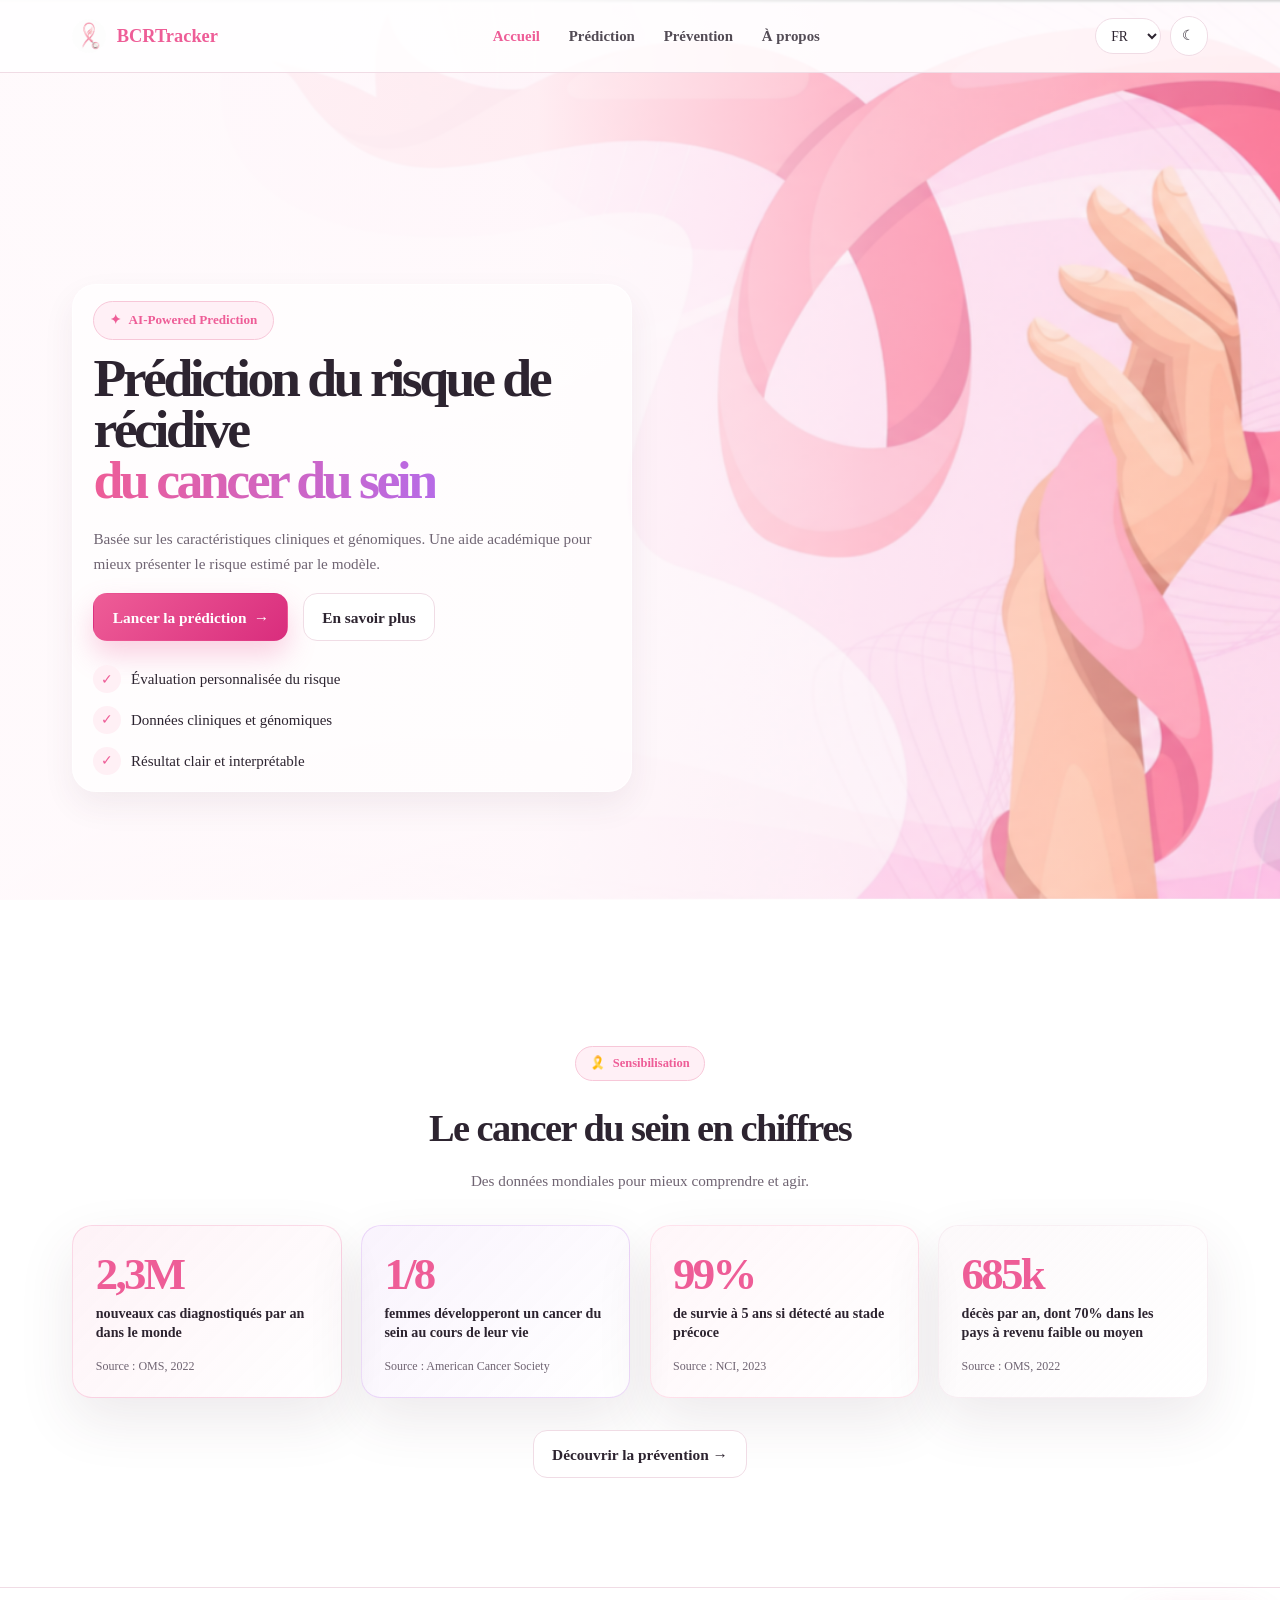
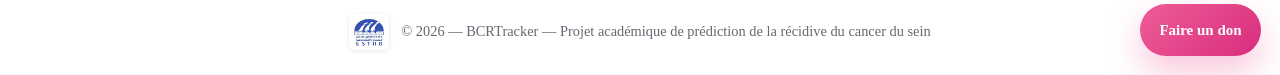
<file: index.html>
<!DOCTYPE html>
<html lang="fr">
<head>
<meta charset="UTF-8">
<meta name="viewport" content="width=device-width, initial-scale=1.0">
<title>BCRTracker</title>
<link rel="stylesheet" href="style.css">
</head>
<body>
<div class="page">

<nav class="navbar">
  <div class="nav-inner">
    <a class="brand" href="index.html"><img src="ribbon.png" alt="BCRTracker"><span>BCRTracker</span></a>
    <ul class="nav-links">
      <li><a href="index.html" class="active" data-i18n="home">Accueil</a></li>
      <li><a href="predict.html"  data-i18n="predict">Prédiction</a></li>
      <li><a href="prevention.html"  data-i18n="prevention">Prévention</a></li>
      <li><a href="about.html"  data-i18n="about">À propos</a></li>
    </ul>
    <div class="nav-actions">
      <select id="languageSelect" class="select" aria-label="Language"><option value="fr">FR</option><option value="en">EN</option><option value="ar">AR</option></select>
      <button class="icon-btn" id="modeButton" type="button" aria-label="Dark mode">☾</button>
    </div>
  </div>
</nav>

<main class="container">
  <section class="hero">
    <div>
      <div class="badge">✦ <span data-i18n="badge">AI-Powered Prediction</span></div>
      <h1><span data-i18n="title1">Prédiction du risque de récidive</span><br><span class="gradient-text" data-i18n="title2">du cancer du sein</span></h1>
      <p class="subtitle" data-i18n="subtitle">Basée sur les caractéristiques cliniques et génomiques. Une aide académique pour mieux présenter le risque estimé par le modèle.</p>
      <div class="actions">
        <a class="btn btn-primary" href="predict.html"><span data-i18n="start">Lancer la prédiction</span> →</a>
        <a class="btn btn-outline" href="about.html" data-i18n="learn">En savoir plus</a>
      </div>
      <div class="feature-row">
        <div class="feature"><span>✓</span><p data-i18n="f1">Évaluation personnalisée du risque</p></div>
        <div class="feature"><span>✓</span><p data-i18n="f2">Données cliniques et génomiques</p></div>
        <div class="feature"><span>✓</span><p data-i18n="f3">Résultat clair et interprétable</p></div>
      </div>
    </div>
  </section>

  <!-- Awareness Stats Section -->
  <section class="awareness-section">
    <div class="awareness-header">
      <span class="awareness-badge">🎗️ <span data-i18n="awarenessLabel">Sensibilisation</span></span>
      <h2 data-i18n="awarenessTitle">Le cancer du sein en chiffres</h2>
      <p data-i18n="awarenessSubtitle">Des données mondiales pour mieux comprendre et agir.</p>
    </div>
    <div class="stats-grid">
      <div class="stat-card stat-card--primary">
        <div class="stat-number">2,3M</div>
        <div class="stat-label" data-i18n="stat1Label">nouveaux cas diagnostiqués par an dans le monde</div>
        <div class="stat-source" data-i18n="stat1Source">Source : OMS, 2022</div>
      </div>
      <div class="stat-card stat-card--purple">
        <div class="stat-number">1/8</div>
        <div class="stat-label" data-i18n="stat2Label">femmes développeront un cancer du sein au cours de leur vie</div>
        <div class="stat-source" data-i18n="stat2Source">Source : American Cancer Society</div>
      </div>
      <div class="stat-card stat-card--rose">
        <div class="stat-number">99%</div>
        <div class="stat-label" data-i18n="stat3Label">de survie à 5 ans si détecté au stade précoce</div>
        <div class="stat-source" data-i18n="stat3Source">Source : NCI, 2023</div>
      </div>
      <div class="stat-card stat-card--soft">
        <div class="stat-number">685k</div>
        <div class="stat-label" data-i18n="stat4Label">décès par an, dont 70% dans les pays à revenu faible ou moyen</div>
        <div class="stat-source" data-i18n="stat4Source">Source : OMS, 2022</div>
      </div>
    </div>
    <div class="awareness-cta">
      <a class="btn btn-outline" href="prevention.html" data-i18n="awareCta">Découvrir la prévention →</a>
    </div>
  </section>
</main>

<a class="donate-float" href="donate.html" data-i18n="donate">Faire un don</a>
<footer class="footer"><img src="usthb.jpg" alt="USTHB" class="footer-logo"><span data-i18n="footer">© 2026 — BCRTracker — Projet académique de prédiction de la récidive du cancer du sein</span></footer>
</div>
<script src="script.js"></script>
</body>
</html>
</file>
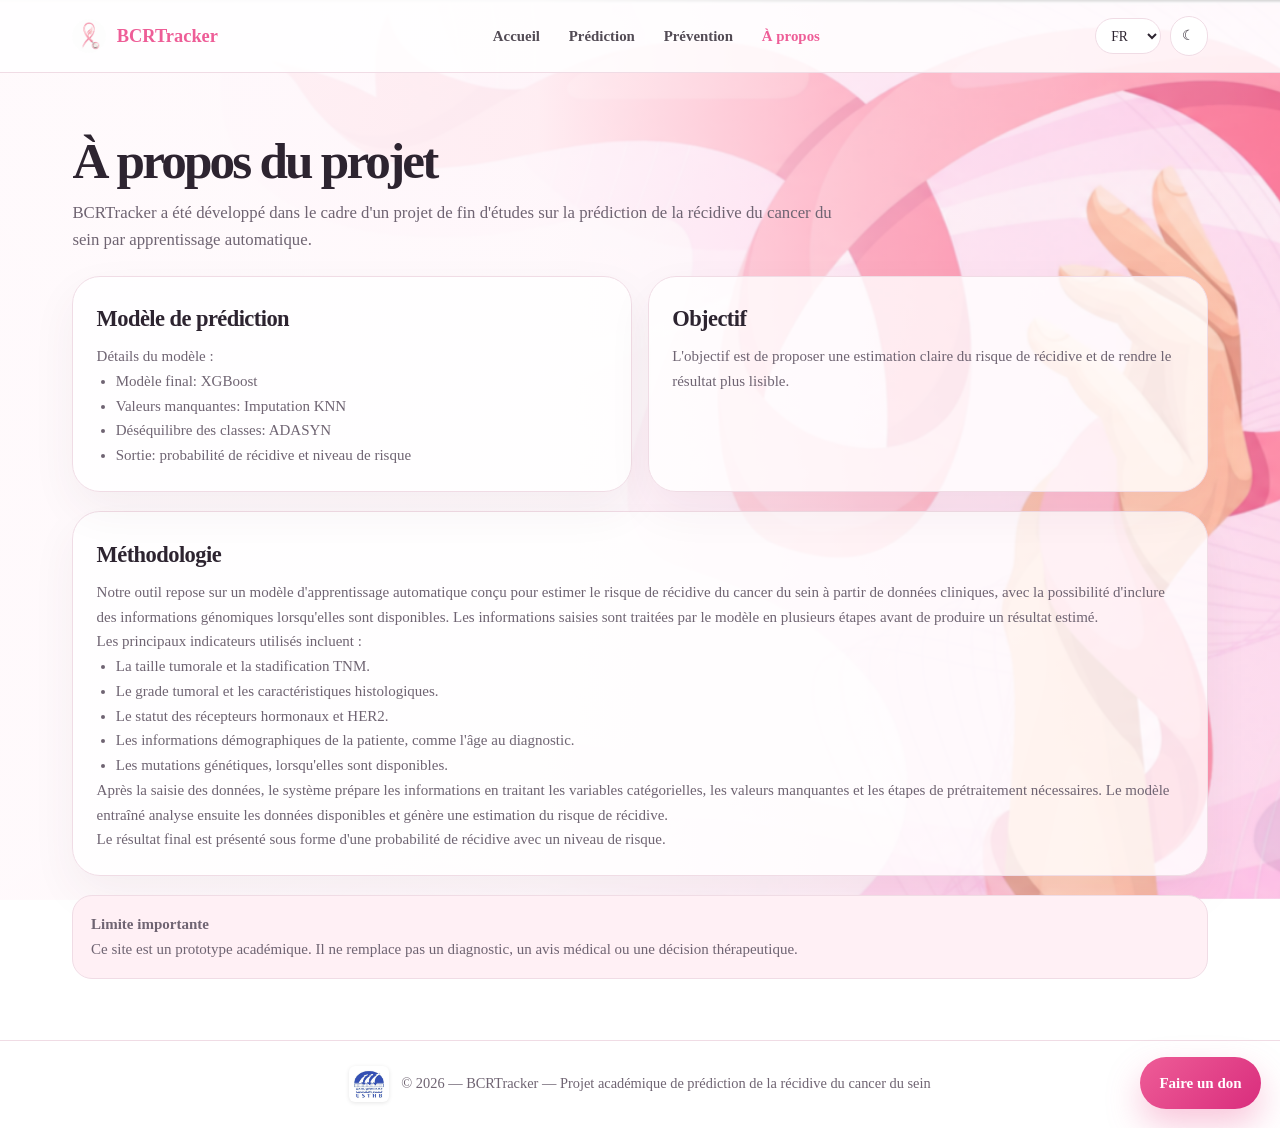
<file: about.html>
<!DOCTYPE html>
<html lang="fr">
<head>
<meta charset="UTF-8">
<meta name="viewport" content="width=device-width, initial-scale=1.0">
<title>BCRTracker — À propos</title>
<link rel="stylesheet" href="style.css">
</head>
<body>
<div class="page">

<nav class="navbar">
  <div class="nav-inner">
    <a class="brand" href="index.html"><img src="ribbon.png" alt="BCRTracker"><span>BCRTracker</span></a>
    <ul class="nav-links">
      <li><a href="index.html"  data-i18n="home">Accueil</a></li>
      <li><a href="predict.html"  data-i18n="predict">Prédiction</a></li>
      <li><a href="prevention.html"  data-i18n="prevention">Prévention</a></li>
      <li><a href="about.html" class="active" data-i18n="about">À propos</a></li>
    </ul>
    <div class="nav-actions">
      <select id="languageSelect" class="select" aria-label="Language"><option value="fr">FR</option><option value="en">EN</option><option value="ar">AR</option></select>
      <button class="icon-btn" id="modeButton" type="button" aria-label="Dark mode">☾</button>
    </div>
  </div>
</nav>


<main class="container">
  <section class="section-head">
    <h1 class="section-title" data-i18n="aboutTitle">À propos du projet</h1>
    <p class="section-intro" data-i18n="aboutIntro">BCRTracker a été développé dans le cadre d’un projet de fin d’études sur la prédiction de la récidive du cancer du sein par apprentissage automatique.</p>
  </section>
  <div class="grid-2">
   <article class="card">
  <h2 data-i18n="dataModel">Modèle de prédiction</h2>
  
  <p data-i18n="modelDetailsTitle">Détails du modèle :</p>
  <ul class="methodology-bullets">
    <li data-i18n="modelBullet1">Modèle final: XGBoost</li>
    <li data-i18n="modelBullet2">Valeurs manquantes: Imputation KNN</li>
    <li data-i18n="modelBullet3">Déséquilibre des classes: ADASYN</li>
    <li data-i18n="modelBullet4">Sortie: probabilité de récidive et niveau de risque</li>
  </ul>
</article>
    <article class="card"><h2 data-i18n="objective">Objectif</h2><p data-i18n="objectiveText">L’objectif est de proposer une estimation claire du risque de récidive et de rendre le résultat plus lisible.</p></article>
  </div>

  <section style="margin-top:1.2rem">
    <article class="card methodology-text-card">
      <h2 data-i18n="methodology">Méthodologie</h2>
      <p data-i18n="methodLong1">Notre outil repose sur un modèle d'apprentissage automatique conçu pour estimer le risque de récidive du cancer du sein à partir de données cliniques, avec la possibilité d'inclure des informations génomiques lorsqu'elles sont disponibles. Les informations saisies sont traitées par le modèle en plusieurs étapes avant de produire un résultat estimé.</p>
      <p data-i18n="methodLong2">Les principaux indicateurs utilisés incluent :</p>
      <ul class="methodology-bullets">
        <li data-i18n="methodBullet1">La taille tumorale et la stadification TNM.</li>
        <li data-i18n="methodBullet2">Le grade tumoral et les caractéristiques histologiques.</li>
        <li data-i18n="methodBullet3">Le statut des récepteurs hormonaux et HER2.</li>
        <li data-i18n="methodBullet4">Les informations démographiques de la patiente, comme l'âge au diagnostic.</li>
        <li data-i18n="methodBullet5">Les mutations génétiques, lorsqu'elles sont disponibles.</li>
      </ul>
      <p data-i18n="methodLong3">Après la saisie des données, le système prépare les informations en traitant les variables catégorielles, les valeurs manquantes et les étapes de prétraitement nécessaires. Le modèle entraîné analyse ensuite les données disponibles et génère une estimation du risque de récidive.</p>
      <p data-i18n="methodLong4">Le résultat final est présenté sous forme d'une probabilité de récidive avec un niveau de risque.</p>
    </article>
  </section>

  <div class="notice" style="margin-top:1.2rem"><strong data-i18n="disclaimer">Limite importante</strong><br><span data-i18n="disclaimerText">Ce site est un prototype académique. Il ne remplace pas un diagnostic, un avis médical ou une décision thérapeutique.</span></div>
</main>

<a class="donate-float" href="donate.html" data-i18n="donate">Faire un don</a>
<footer class="footer"><img src="usthb.jpg" alt="USTHB" class="footer-logo"><span data-i18n="footer">© 2026 — BCRTracker — Projet académique de prédiction de la récidive du cancer du sein</span></footer>
</div>
<script src="script.js"></script>
</body>
</html>
</file>
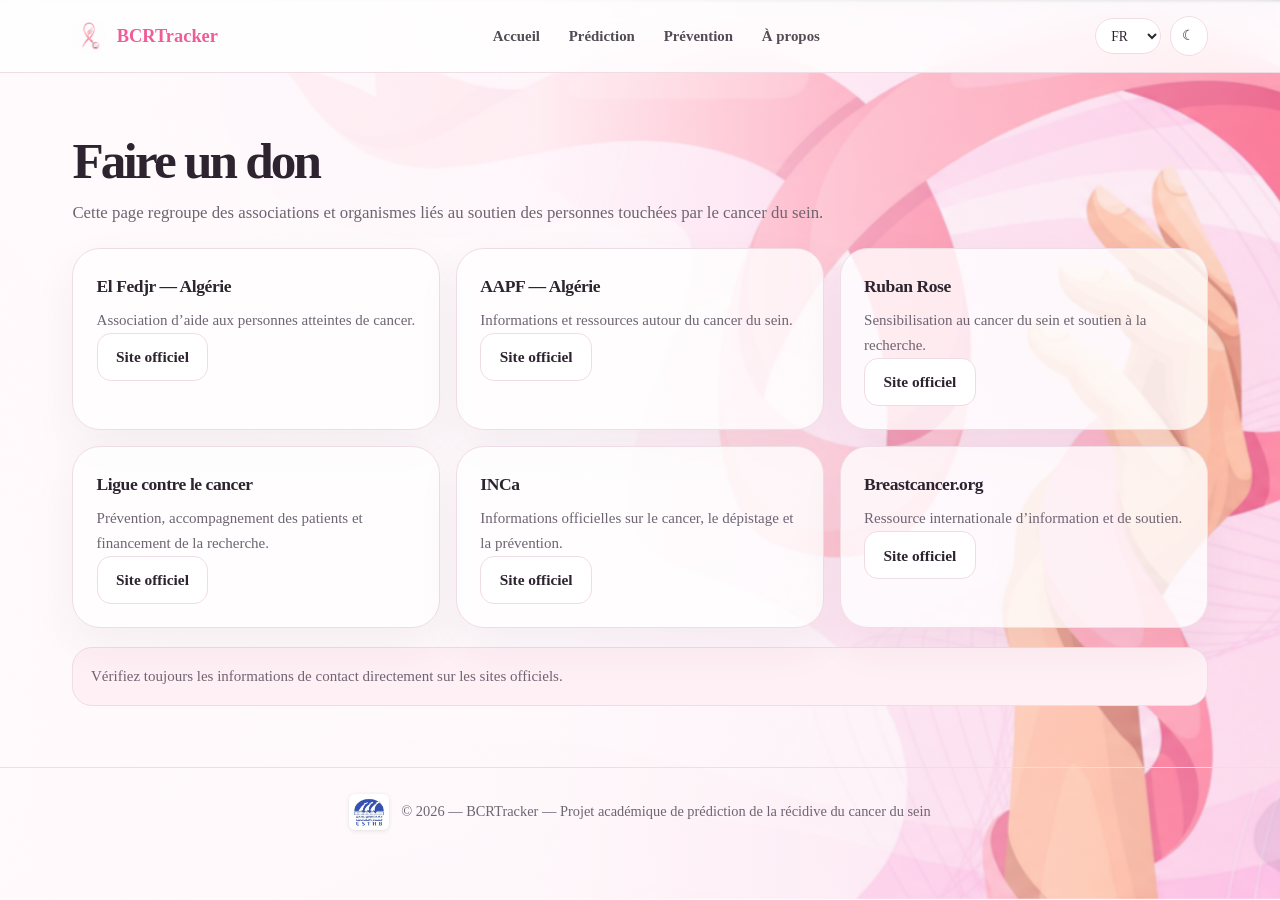
<file: donate.html>
<!DOCTYPE html>
<html lang="fr">
<head>
<meta charset="UTF-8">
<meta name="viewport" content="width=device-width, initial-scale=1.0">
<title>BCRTracker — Faire un don</title>
<link rel="stylesheet" href="style.css">
</head>
<body>
<div class="page">

<nav class="navbar">
  <div class="nav-inner">
    <a class="brand" href="index.html"><img src="ribbon.png" alt="BCRTracker"><span>BCRTracker</span></a>
    <ul class="nav-links">
      <li><a href="index.html"  data-i18n="home">Accueil</a></li>
      <li><a href="predict.html"  data-i18n="predict">Prédiction</a></li>
      <li><a href="prevention.html"  data-i18n="prevention">Prévention</a></li>
      <li><a href="about.html"  data-i18n="about">À propos</a></li>
    </ul>
    <div class="nav-actions">
      <select id="languageSelect" class="select" aria-label="Language"><option value="fr">FR</option><option value="en">EN</option><option value="ar">AR</option></select>
      <button class="icon-btn" id="modeButton" type="button" aria-label="Dark mode">☾</button>
    </div>
  </div>
</nav>


<main class="container">
  <section class="section-head">
    <h1 class="section-title" data-i18n="donateTitle">Faire un don</h1>
    <p class="section-intro" data-i18n="donateIntro">Cette page regroupe des associations et organismes liés au soutien des personnes touchées par le cancer du sein.</p>
  </section>
  <div class="grid-3">
    <article class="card"><h3>El Fedjr — Algérie</h3><p>Association d’aide aux personnes atteintes de cancer.</p><a class="btn btn-outline" href="https://www.elfedjr.com/" target="_blank">Site officiel</a></article>
    <article class="card"><h3>AAPF — Algérie</h3><p>Informations et ressources autour du cancer du sein.</p><a class="btn btn-outline" href="https://aapfdz.org/424-Le-Cancer-du-Sein" target="_blank">Site officiel</a></article>
    <article class="card"><h3>Ruban Rose</h3><p>Sensibilisation au cancer du sein et soutien à la recherche.</p><a class="btn btn-outline" href="https://rubanrose.org/" target="_blank">Site officiel</a></article>
    <article class="card"><h3>Ligue contre le cancer</h3><p>Prévention, accompagnement des patients et financement de la recherche.</p><a class="btn btn-outline" href="https://www.ligue-cancer.net/" target="_blank">Site officiel</a></article>
    <article class="card"><h3>INCa</h3><p>Informations officielles sur le cancer, le dépistage et la prévention.</p><a class="btn btn-outline" href="https://www.cancer.fr/personnes-malades/les-cancers/sein" target="_blank">Site officiel</a></article>
    <article class="card"><h3>Breastcancer.org</h3><p>Ressource internationale d’information et de soutien.</p><a class="btn btn-outline" href="https://www.breastcancer.org/" target="_blank">Site officiel</a></article>
  </div>
  <div class="notice" style="margin-top:1.2rem" data-i18n="note">Vérifiez toujours les informations de contact directement sur les sites officiels.</div>
</main>


<footer class="footer"><img src="usthb.jpg" alt="USTHB" class="footer-logo"><span data-i18n="footer">© 2026 — BCRTracker — Projet académique de prédiction de la récidive du cancer du sein</span></footer>
</div>
<script src="script.js"></script>
</body>
</html>
</file>
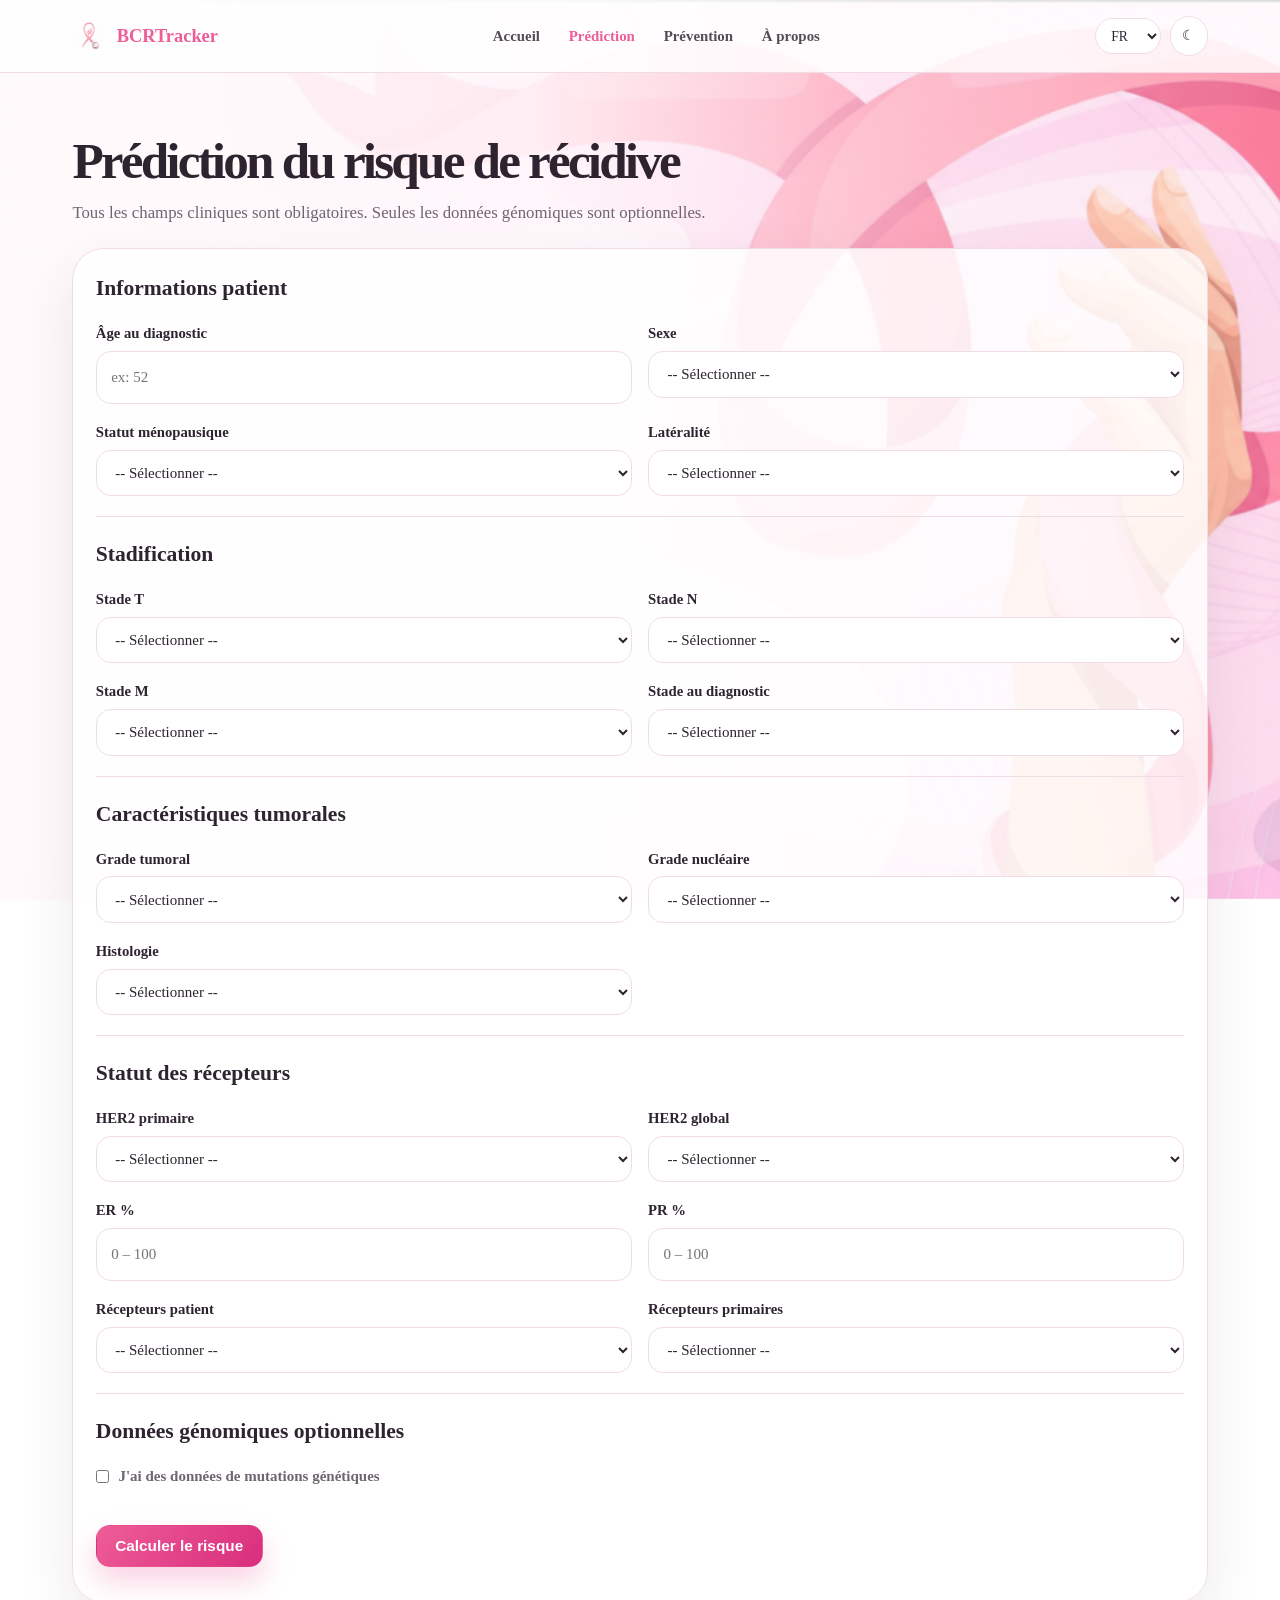
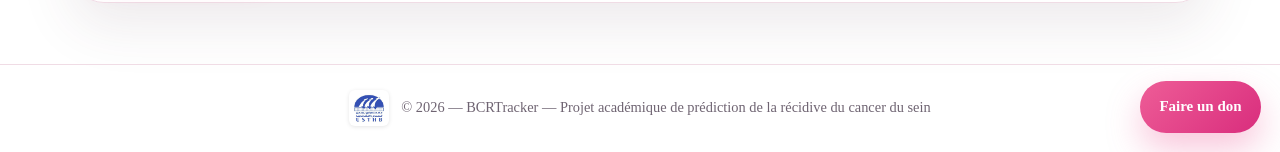
<file: predict.html>
<!DOCTYPE html>
<html lang="fr">
<head>
<meta charset="UTF-8">
<meta name="viewport" content="width=device-width, initial-scale=1.0">
<title>BCRTracker — Prédiction</title>
<link rel="stylesheet" href="style.css">
</head>
<body>
<div class="page">

<nav class="navbar">
  <div class="nav-inner">
    <a class="brand" href="index.html"><img src="ribbon.png" alt="BCRTracker"><span>BCRTracker</span></a>
    <ul class="nav-links">
      <li><a href="index.html"  data-i18n="home">Accueil</a></li>
      <li><a href="predict.html" class="active" data-i18n="predict">Prédiction</a></li>
      <li><a href="prevention.html"  data-i18n="prevention">Prévention</a></li>
      <li><a href="about.html"  data-i18n="about">À propos</a></li>
    </ul>
    <div class="nav-actions">
      <select id="languageSelect" class="select" aria-label="Language"><option value="fr">FR</option><option value="en">EN</option><option value="ar">AR</option></select>
      <button class="icon-btn" id="modeButton" type="button" aria-label="Dark mode">☾</button>
    </div>
  </div>
</nav>

<main class="container">
  <section class="section-head">
    <h1 class="section-title" data-i18n="predictTitle">Prédiction du risque de récidive</h1>
    <p class="section-intro" data-i18n="predictIntro">Tous les champs cliniques sont obligatoires. Seules les données génomiques sont optionnelles.</p>
  </section>
  <form id="predictionForm" class="form">

    <!-- Patient Info -->
    <section class="form-section">
      <h2 data-i18n="patient">Informations patient</h2>
      <div class="form-grid">
        <div class="field">
          <label data-i18n="fldAge">Âge au diagnostic <span class="required-star">*</span></label>
          <input type="number" name="INVASIVE_CARCINOMA_DX_AGE" min="18" max="100" placeholder="ex: 52" required>
        </div>
        <div class="field">
          <label data-i18n="fldSex">Sexe <span class="required-star">*</span></label>
          <select name="SEX" required>
            <option value="" data-i18n="optSelectOne">-- Sélectionner --</option>
            <option value="Female" data-i18n="optFemale">Féminin</option>
            <option value="Male" data-i18n="optMale">Masculin</option>
          </select>
        </div>
        <div class="field">
          <label data-i18n="fldMeno">Statut ménopausique <span class="required-star">*</span></label>
          <select name="MENOPAUSAL_STATUS_AT_DIAGNOSIS" required>
            <option value="" data-i18n="optSelectOne">-- Sélectionner --</option>
            <option value="Pre" data-i18n="optPre">Pré-ménopause</option>
            <option value="Peri" data-i18n="optPeri">Péri-ménopause</option>
            <option value="Post" data-i18n="optPost">Post-ménopause</option>
            <option value="Male" data-i18n="optMale">Masculin</option>
            <option value="Unknown" data-i18n="optUnknown">Inconnu</option>
          </select>
        </div>
        <div class="field">
          <label data-i18n="fldLaterality">Latéralité <span class="required-star">*</span></label>
          <select name="LATERALITY" required>
            <option value="" data-i18n="optSelectOne">-- Sélectionner --</option>
            <option value="Bilateral/Right" data-i18n="optBilateral">Bilatéral/Droite</option>
            <option value="Left" data-i18n="optLeft">Gauche</option>
            <option value="Right" data-i18n="optRight">Droite</option>
          </select>
        </div>
      </div>
    </section>

    <!-- Staging -->
    <section class="form-section">
      <h2 data-i18n="staging">Stadification</h2>
      <div class="form-grid">
        <div class="field">
          <label data-i18n="fldTStage">Stade T <span class="required-star">*</span></label>
          <select name="T_STAGE" required>
            <option value="" data-i18n="optSelectOne">-- Sélectionner --</option>
            <option>T0</option><option>T1MI</option><option>T1A</option><option>T1B</option><option>T1C</option>
            <option>T1</option><option>T2</option><option>T3</option><option>T4A</option>
            <option>T4B</option><option>T4C</option><option>T4D</option><option>T4</option><option>TIS</option>
          </select>
        </div>
        <div class="field">
          <label data-i18n="fldNStage">Stade N <span class="required-star">*</span></label>
          <select name="N_STAGE" required>
            <option value="" data-i18n="optSelectOne">-- Sélectionner --</option>
            <option>N0</option><option>N0(I+)</option><option>N1MI</option><option>N1A</option>
            <option>N1B</option><option>N1C</option><option>N1</option><option>N2A</option><option>N2B</option>
            <option>N2</option><option>N3A</option><option>N3B</option><option>N3C</option><option>N3</option>
          </select>
        </div>
        <div class="field">
          <label data-i18n="fldMStage">Stade M <span class="required-star">*</span></label>
          <select name="M_STAGE" required>
            <option value="" data-i18n="optSelectOne">-- Sélectionner --</option>
            <option>M0</option><option>M1</option>
          </select>
        </div>
        <div class="field">
          <label data-i18n="fldDxStage">Stade au diagnostic <span class="required-star">*</span></label>
          <select name="STAGE_AT_DIAGNOSIS" required>
            <option value="" data-i18n="optSelectOne">-- Sélectionner --</option>
            <option>IA</option><option>IB</option><option>IIA</option><option>IIB</option>
            <option>IIIA</option><option>IIIB</option><option>IIIC</option><option>IV</option>
          </select>
        </div>
      </div>
    </section>

    <!-- Tumor characteristics -->
    <section class="form-section">
      <h2 data-i18n="tumor">Caractéristiques tumorales</h2>
      <div class="form-grid">
        <div class="field">
          <label data-i18n="fldTumorGrade">Grade tumoral <span class="required-star">*</span></label>
          <select name="OVERALL_TUMOR_GRADE" required>
            <option value="" data-i18n="optSelectOne">-- Sélectionner --</option>
            <option value="I Low Grade (Well Differentiated)" data-i18n="optGrade1">I – Bien différencié</option>
            <option value="II Intermediate Grade (Moderately Differentiated)" data-i18n="optGrade2">II – Modérément différencié</option>
            <option value="III High Grade (Poorly Differentiated)" data-i18n="optGrade3">III – Peu différencié</option>
          </select>
        </div>
        <div class="field">
          <label data-i18n="fldNuclearGrade">Grade nucléaire <span class="required-star">*</span></label>
          <select name="PRIMARY_NUCLEAR_GRADE" required>
            <option value="" data-i18n="optSelectOne">-- Sélectionner --</option>
            <option value="I (Low)" data-i18n="optNuclear1">I (Bas)</option>
            <option value="II (Intermediate)" data-i18n="optNuclear2">II (Intermédiaire)</option>
            <option value="III (High)" data-i18n="optNuclear3">III (Élevé)</option>
          </select>
        </div>
        <div class="field">
          <label data-i18n="fldHistology">Histologie <span class="required-star">*</span></label>
          <select name="TUMOR_SAMPLE_HISTOLOGY" required>
            <option value="" data-i18n="optSelectOne">-- Sélectionner --</option>
            <option value="Breast Invasive Ductal Carcinoma" data-i18n="optHistIDC">Carcinome canalaire invasif du sein</option>
            <option value="Breast Invasive Lobular Carcinoma" data-i18n="optHistILC">Carcinome lobulaire invasif du sein</option>
            <option value="Breast Invasive Carcinosarcoma" data-i18n="optHistCarcinosarcoma">Carcinosarcome invasif du sein</option>
            <option value="Breast Invasive Mixed Mucinous Carcinoma" data-i18n="optHistMucinous">Carcinome mucineux mixte invasif</option>
            <option value="Breast Invasive Myoepithelial Carcinoma" data-i18n="optHistMyoepithelial">Carcinome myoépithélial invasif</option>
            <option value="Breast Metaplastic Carcinoma" data-i18n="optHistMetaplastic">Carcinome métaplasique du sein</option>
            <option value="Breast Mixed Ductal and Lobular Carcinoma" data-i18n="optHistMixed">Carcinome mixte canalaire et lobulaire</option>
            <option value="Breast Undifferentiated Carcinoma" data-i18n="optHistUndiff">Carcinome indifférencié du sein</option>
            <option value="Tubular Carcinoma" data-i18n="optHistTubular">Carcinome tubulaire</option>
            <option value="Unknown" data-i18n="optUnknown">Inconnu</option>
          </select>
        </div>
      </div>
    </section>

    <!-- Receptor status -->
    <section class="form-section">
      <h2 data-i18n="receptors">Statut des récepteurs</h2>
      <div class="form-grid">
        <div class="field">
          <label data-i18n="fldHer2Primary">HER2 primaire <span class="required-star">*</span></label>
          <select name="HER2_STATUS_PRIMARY" required>
            <option value="" data-i18n="optSelectOne">-- Sélectionner --</option>
            <option value="Negative" data-i18n="optNegative">Négatif</option>
            <option value="Negative (Outside Positive)" data-i18n="optNegOutsidePos">Négatif (Positif externe)</option>
            <option value="Equivocal" data-i18n="optEquivocal">Équivoque</option>
            <option value="Positive" data-i18n="optPositive">Positif</option>
            <option value="Unknown" data-i18n="optUnknown">Inconnu</option>
          </select>
        </div>
        <div class="field">
          <label data-i18n="fldHer2Overall">HER2 global <span class="required-star">*</span></label>
          <select name="OVERALL_HER2_STATUS" required>
            <option value="" data-i18n="optSelectOne">-- Sélectionner --</option>
            <option value="Negative" data-i18n="optNegative">Négatif</option>
            <option value="Equivocal" data-i18n="optEquivocal">Équivoque</option>
            <option value="Positive" data-i18n="optPositive">Positif</option>
            <option value="Unknown" data-i18n="optUnknown">Inconnu</option>
          </select>
        </div>
        <div class="field">
          <label data-i18n="fldER">ER % <span class="required-star">*</span></label>
          <input type="number" step="0.1" min="0" max="100" name="ER_PCT_PRIMARY" placeholder="0 – 100" required>
        </div>
        <div class="field">
          <label data-i18n="fldPR">PR % <span class="required-star">*</span></label>
          <input type="number" step="0.1" min="0" max="100" name="PR_PCT_PRIMARY" placeholder="0 – 100" required>
        </div>
        <div class="field">
          <label data-i18n="fldReceptorPatient">Récepteurs patient <span class="required-star">*</span></label>
          <select name="OVERALL_RECEPTOR_STATUS_PATIENT" required>
            <option value="" data-i18n="optSelectOne">-- Sélectionner --</option>
            <option value="HR+/HER2-">HR+/HER2-</option>
            <option value="HR-/HER2+">HR-/HER2+</option>
            <option value="Triple Negative" data-i18n="optTripleNeg">Triple négatif</option>
            <option value="Unknown" data-i18n="optUnknown">Inconnu</option>
          </select>
        </div>
        <div class="field">
          <label data-i18n="fldReceptorPrimary">Récepteurs primaires <span class="required-star">*</span></label>
          <select name="RECEPTOR_STATUS_PRIMARY" required>
            <option value="" data-i18n="optSelectOne">-- Sélectionner --</option>
            <option value="HR+/HER2-">HR+/HER2-</option>
            <option value="HR+/HER2_Equivocal">HR+/HER2_Equivocal</option>
            <option value="HR+/HER2_Unknown">HR+/HER2_Unknown</option>
            <option value="HR-/HER2+">HR-/HER2+</option>
            <option value="HR-/HER2-">HR-/HER2-</option>
            <option value="HR-/HER2_Equivocal">HR-/HER2_Equivocal</option>
            <option value="HR-/HER2_Unknown">HR-/HER2_Unknown</option>
            <option value="Triple Negative" data-i18n="optTripleNeg">Triple négatif</option>
            <option value="Unknown" data-i18n="optUnknown">Inconnu</option>
          </select>
        </div>
      </div>
    </section>

    <!-- Genomic (optional) -->
    <section class="form-section">
      <h2 data-i18n="genomic">Données génomiques optionnelles</h2>
      <label class="toggle-line"><input type="checkbox" id="hasGenes"> <span data-i18n="geneToggle">J'ai des données de mutations génétiques</span></label>
      <div id="geneSection" class="hidden">
        <input id="geneSearch" type="text" data-i18n-placeholder="geneSearch" placeholder="Rechercher un gène...">
        <div id="geneGrid" class="gene-grid"></div>
      </div>
    </section>

    <button class="btn btn-primary" type="submit" data-i18n="submit">Calculer le risque</button>
    <p id="loading" class="loading" data-i18n="loading">Analyse en cours...</p>
    <p id="formError" class="error"></p>
  </form>
</main>

<a class="donate-float" href="donate.html" data-i18n="donate">Faire un don</a>
<footer class="footer"><img src="usthb.jpg" alt="USTHB" class="footer-logo"><span data-i18n="footer">© 2026 — BCRTracker — Projet académique de prédiction de la récidive du cancer du sein</span></footer>
</div>
<script src="script.js"></script>
</body>
</html>
</file>
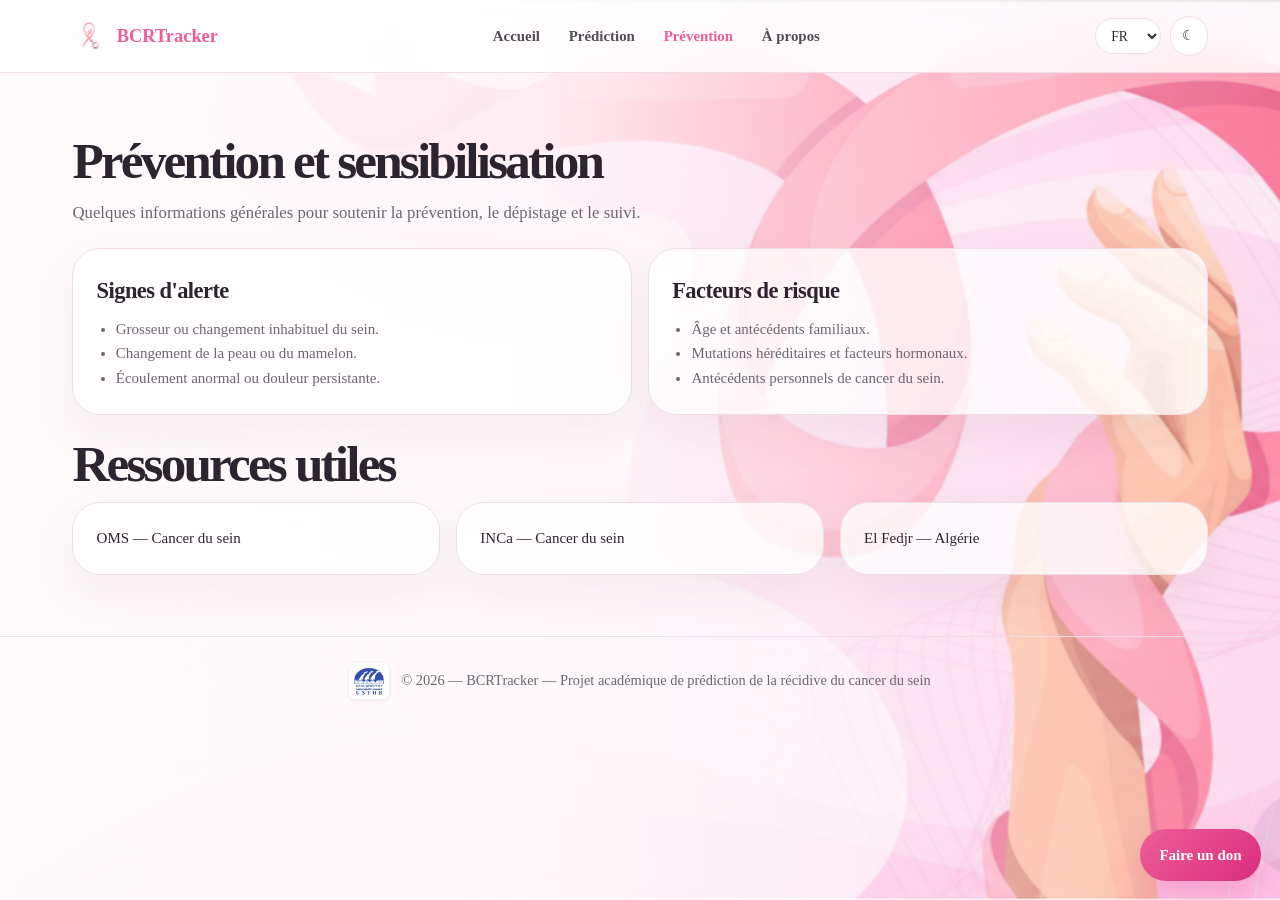
<file: prevention.html>
<!DOCTYPE html>
<html lang="fr">
<head>
<meta charset="UTF-8">
<meta name="viewport" content="width=device-width, initial-scale=1.0">
<title>BCRTracker — Prévention</title>
<link rel="stylesheet" href="style.css">
</head>
<body>
<div class="page">

<nav class="navbar">
  <div class="nav-inner">
    <a class="brand" href="index.html"><img src="ribbon.png" alt="BCRTracker"><span>BCRTracker</span></a>
    <ul class="nav-links">
      <li><a href="index.html"  data-i18n="home">Accueil</a></li>
      <li><a href="predict.html"  data-i18n="predict">Prédiction</a></li>
      <li><a href="prevention.html" class="active" data-i18n="prevention">Prévention</a></li>
      <li><a href="about.html"  data-i18n="about">À propos</a></li>
    </ul>
    <div class="nav-actions">
      <select id="languageSelect" class="select" aria-label="Language"><option value="fr">FR</option><option value="en">EN</option><option value="ar">AR</option></select>
      <button class="icon-btn" id="modeButton" type="button" aria-label="Dark mode">☾</button>
    </div>
  </div>
</nav>


<main class="container">
  <section class="section-head">
    <h1 class="section-title" data-i18n="preventionTitle">Prévention et sensibilisation</h1>
    <p class="section-intro" data-i18n="preventionIntro">Quelques informations générales pour soutenir la prévention, le dépistage et le suivi.</p>
  </section>
  <div class="grid-2">
    <article class="card"><h2 data-i18n="signs">Signes d’alerte</h2><ul><li data-i18n="sign1">Grosseur ou changement inhabituel du sein.</li><li data-i18n="sign2">Changement de la peau ou du mamelon.</li><li data-i18n="sign3">Écoulement anormal ou douleur persistante.</li></ul></article>
    <article class="card"><h2 data-i18n="riskFactors">Facteurs de risque</h2><ul><li data-i18n="risk1">Âge et antécédents familiaux.</li><li data-i18n="risk2">Mutations héréditaires et facteurs hormonaux.</li><li data-i18n="risk3">Antécédents personnels de cancer du sein.</li></ul></article>
  </div>
  <section style="margin-top:1.4rem">
    <h2 class="section-title" data-i18n="resources">Ressources utiles</h2>
    <div class="grid-3">
      <a class="card" href="https://www.who.int/fr/news-room/fact-sheets/detail/breast-cancer" target="_blank">OMS — Cancer du sein</a>
      <a class="card" href="https://www.cancer.fr/personnes-malades/les-cancers/sein" target="_blank">INCa — Cancer du sein</a>
      <a class="card" href="https://www.elfedjr.com/" target="_blank">El Fedjr — Algérie</a>
    </div>
  </section>
</main>

<a class="donate-float" href="donate.html" data-i18n="donate">Faire un don</a>
<footer class="footer"><img src="usthb.jpg" alt="USTHB" class="footer-logo"><span data-i18n="footer">© 2026 — BCRTracker — Projet académique de prédiction de la récidive du cancer du sein</span></footer>
</div>
<script src="script.js"></script>
</body>
</html>
</file>
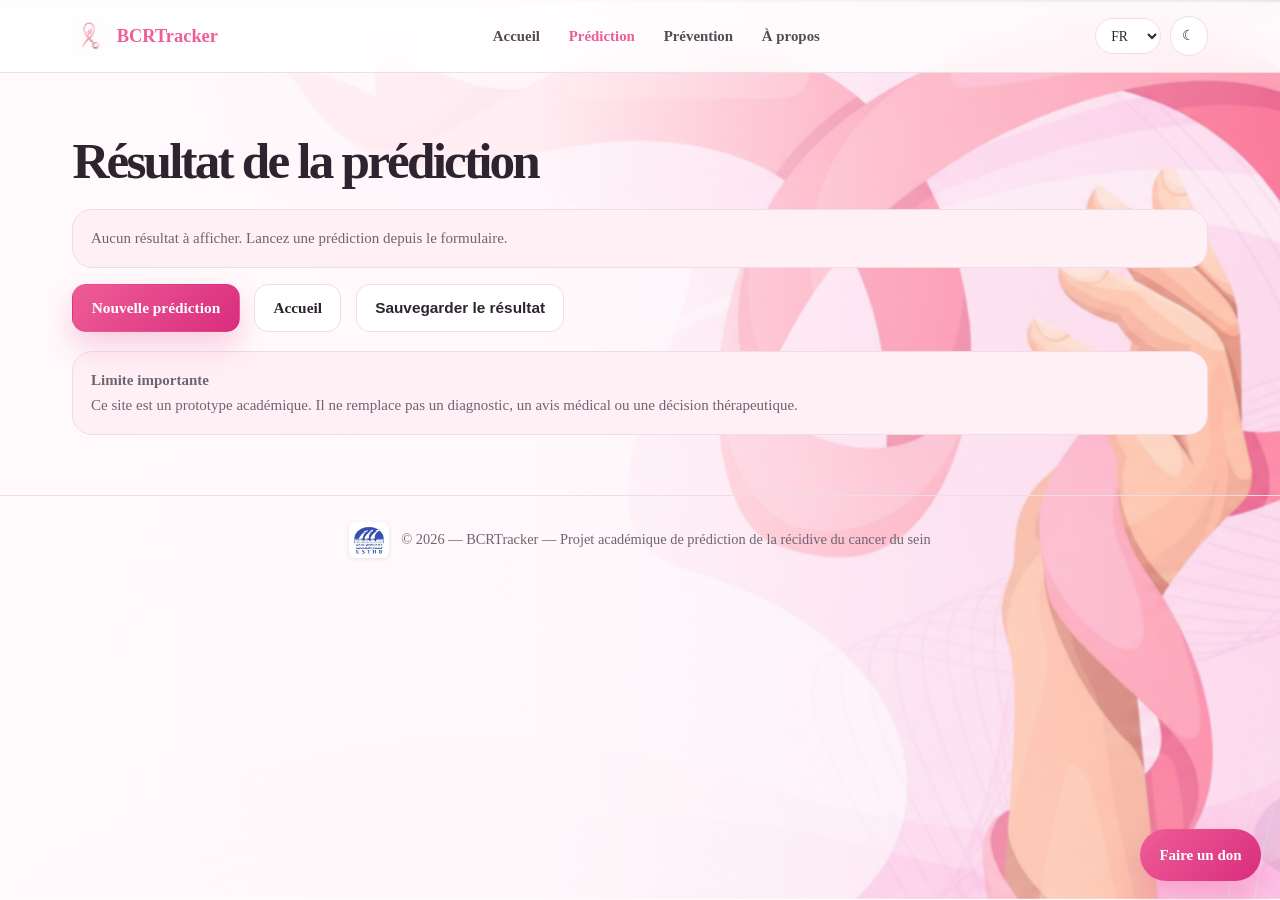
<file: result.html>
<!DOCTYPE html>
<html lang="fr">
<head>
<meta charset="UTF-8">
<meta name="viewport" content="width=device-width, initial-scale=1.0">
<title>BCRTracker — Résultat</title>
<link rel="stylesheet" href="style.css">
</head>
<body>
<div class="page">

<nav class="navbar">
  <div class="nav-inner">
    <a class="brand" href="index.html"><img src="ribbon.png" alt="BCRTracker"><span>BCRTracker</span></a>
    <ul class="nav-links">
      <li><a href="index.html"  data-i18n="home">Accueil</a></li>
      <li><a href="predict.html" class="active" data-i18n="predict">Prédiction</a></li>
      <li><a href="prevention.html"  data-i18n="prevention">Prévention</a></li>
      <li><a href="about.html"  data-i18n="about">À propos</a></li>
    </ul>
    <div class="nav-actions">
      <select id="languageSelect" class="select" aria-label="Language"><option value="fr">FR</option><option value="en">EN</option><option value="ar">AR</option></select>
      <button class="icon-btn" id="modeButton" type="button" aria-label="Dark mode">☾</button>
    </div>
  </div>
</nav>


<main class="container">
  <section class="section-head">
    <h1 class="section-title" data-i18n="resultTitle">Résultat de la prédiction</h1>
  </section>
  <div id="resultBox"></div>
<div class="actions" style="margin-top:1rem">
  <a href="predict.html" class="btn btn-primary" data-i18n="newPrediction">Nouvelle prédiction</a>
  <a href="index.html" class="btn btn-outline" data-i18n="home">Accueil</a>
  <button id="saveResultBtn" class="btn btn-outline" data-i18n="saveResult">Sauvegarder le résultat</button>
</div>
  <div class="notice" style="margin-top:1.2rem"><strong data-i18n="disclaimer">Limite importante</strong><br><span data-i18n="disclaimerText">Ce site est un prototype académique. Il ne remplace pas un diagnostic, un avis médical ou une décision thérapeutique.</span></div>
</main>

<a class="donate-float" href="donate.html" data-i18n="donate">Faire un don</a>
<footer class="footer"><img src="usthb.jpg" alt="USTHB" class="footer-logo"><span data-i18n="footer">© 2026 — BCRTracker — Projet académique de prédiction de la récidive du cancer du sein</span></footer>
</div>
<script src="script.js"></script>
</body>
</html>
</file>
<file: style.css>
:root{
  --bg:#fffafb;
  --surface:#ffffff;
  --soft:#fff0f5;
  --soft-2:#f8eef8;
  --text:#2d2430;
  --muted:#6f6472;
  --line:#f0dce5;
  --primary:#ee5d97;
  --primary-dark:#cf3f7b;
  --purple:#b76be6;
  --shadow:0 22px 55px rgba(83,45,72,.10);
  --radius:28px;
}
*{box-sizing:border-box;margin:0;padding:0}
html{scroll-behavior:smooth}
body{
  font-family:"Lenore Grande","Cormorant Garamond",Georgia,serif;
  background:
    linear-gradient(90deg, rgba(255,250,252,.96) 0%, rgba(255,250,252,.90) 42%, rgba(255,250,252,.48) 68%, rgba(255,250,252,.18) 100%),
    url("background.png");
  background-size: cover;
  background-position: center;
  background-attachment: fixed;
  color:var(--text);
  line-height:1.65;
  font-size:15px;
  overflow-x:hidden;
}
body[dir="rtl"]{font-family:"Lenore Grande","Noto Naskh Arabic",Tahoma,serif}
body.dark{
  --bg:#15131a;
  --surface:#211d29;
  --soft:#2b2130;
  --soft-2:#30253a;
  --text:#fbf7fb;
  --muted:#d4c9d6;
  --line:#49364c;
  --primary:#f07fab;
  --primary-dark:#ff9fc2;
  --purple:#d39cff;
  background:
    linear-gradient(90deg, rgba(14,11,18,.96) 0%, rgba(21,19,26,.91) 42%, rgba(21,19,26,.66) 70%, rgba(21,19,26,.38) 100%),
    url("background.png");
  background-size: cover;
  background-position: center;
  background-attachment: fixed;
}
a{text-decoration:none;color:inherit}
img{max-width:100%;display:block}
.page{
  min-height:100vh;
  opacity:0;
  transform:translateY(12px);
  animation:pageIn .45s ease forwards;
}
@keyframes pageIn{to{opacity:1;transform:translateY(0)}}

.navbar{
  position:sticky;
  top:0;
  z-index:100;
  background:rgba(255,255,255,.82);
  backdrop-filter:blur(16px);
  border-bottom:1px solid var(--line);
}
body.dark .navbar{background:rgba(21,19,26,.82)}
.nav-inner{
  max-width:1180px;
  margin:auto;
  padding:1rem 1.4rem;
  display:flex;
  align-items:center;
  justify-content:space-between;
  gap:1rem;
}
.brand{
  display:flex;
  align-items:center;
  gap:.65rem;
  color:var(--primary);
  font-weight:800;
  font-size:1.15rem;
}
.brand img{
  width:34px;height:34px;object-fit:cover;border-radius:999px;
  background:var(--soft);
}
.nav-links{display:flex;align-items:center;gap:1.8rem;list-style:none}
.nav-links a{
  color:var(--text);
  opacity:.82;
  font-weight:700;
  font-size:.93rem;
}
.nav-links a:hover,.nav-links a.active{color:var(--primary);opacity:1}
.nav-actions{display:flex;align-items:center;gap:.55rem}
.select,.icon-btn{
  border:1px solid var(--line);
  background:var(--surface);
  color:var(--text);
  border-radius:999px;
  padding:.52rem .72rem;
  font:inherit;
  font-size:.85rem;
  cursor:pointer;
}
.icon-btn{width:40px;height:40px;display:grid;place-items:center}

.container{max-width:1180px;margin:auto;padding:3.8rem 1.4rem}
.hero{
  max-width:600px;
  min-height:calc(100vh - 92px);
  display:flex;
  align-items:center;
}

.hero > div{
  background:rgba(255,255,255,.58);
  border:1px solid rgba(255,255,255,.72);
  backdrop-filter:blur(10px);
  border-radius:24px;
  padding:1rem 1.25rem;
  max-width:560px;
  box-shadow:0 14px 32px rgba(83,45,72,.07);
}
body.dark .hero > div{
  background:rgba(33,29,41,.60);
  border-color:rgba(255,255,255,.10);
}

.badge{
  display:inline-flex;
  align-items:center;
  gap:.45rem;
  border:1px solid #f7c7d8;
  background:rgba(255,235,243,.75);
  color:var(--primary);
  padding:.48rem 1rem;
  border-radius:999px;
  font-weight:800;
  margin-bottom:.85rem;
  font-size:.82rem;
}
body.dark .badge{background:var(--soft);border-color:var(--line)}
h1{
  font-size:clamp(2rem,4.2vw,3.55rem);
  line-height:.95;
  letter-spacing:-.065em;
  font-weight:900;
  margin-bottom:1.25rem;
}
.gradient-text{
  background:linear-gradient(90deg,var(--primary),var(--purple));
  -webkit-background-clip:text;
  background-clip:text;
  color:transparent;
}
.subtitle{
  max-width:620px;
  color:var(--muted);
  font-size:.95rem;
  margin-bottom:1.05rem;
}
.actions{display:flex;gap:.9rem;flex-wrap:wrap}
.btn{
  display:inline-flex;
  align-items:center;
  justify-content:center;
  gap:.45rem;
  min-height:42px;
  padding:.65rem 1.15rem;
  border-radius:14px;
  border:1px solid transparent;
  font-weight:900;
  font-size:.96rem;
  cursor:pointer;
  transition:.2s ease;
}
.btn:hover{transform:translateY(-2px)}
.btn-primary{
  color:#fff;
  background:linear-gradient(135deg,var(--primary),#d92d7d);
  box-shadow:0 14px 28px rgba(238,93,151,.28);
}
.btn-outline{background:var(--surface);border-color:var(--line);color:var(--text)}
.hero-visual{display:none}
.glow{display:none}
.hero-logo{display:none}
.feature-row {
  display: flex;
  flex-wrap: wrap;
  gap: 1.5rem;
  margin-top: 1rem;
}

.feature {
  display: flex;
  align-items: center;
  gap: 0.6rem;
}

.feature-row {
  display: flex;
  flex-direction: column;
  gap: 0.8rem;
  margin-top: 1rem;
}

.feature {
  display: flex;
  align-items: center;
  gap: 0.6rem;
}

.feature span {
  width: 28px;
  height: 28px;
  border-radius: 999px;
  display: inline-flex;
  align-items: center;
  justify-content: center;
  color: var(--primary);
  background: var(--soft);
  font-size: 0.9rem;
  flex-shrink: 0;
}

.feature p {
  margin: 0;
  color: var(--text);
}
/* Feature row - mise en page verticale */
.feature-row {
  display: flex;
  flex-direction: column;
  gap: 0.8rem;
  margin-top: 1.5rem;
}

.feature {
  display: flex;
  align-items: center;
  gap: 0.6rem;
}

.feature span {
  width: 28px;
  height: 28px;
  border-radius: 999px;
  display: inline-flex;
  align-items: center;
  justify-content: center;
  background: var(--soft);
  color: var(--primary);
  font-size: 0.9rem;
  flex-shrink: 0;
}

.feature p {
  margin: 0;
  color: var(--text);
}

.section-head{max-width:780px;margin-bottom:1.35rem}
.section-title{
  font-size:clamp(2rem,4vw,3.2rem);
  line-height:1.05;
  letter-spacing:-.055em;
  margin-bottom:.7rem;
}
.section-intro{color:var(--muted);font-size:1.05rem}
.grid-3,.grid-2{display:grid;gap:1rem}
.grid-3{grid-template-columns:repeat(3,1fr)}
.grid-2{grid-template-columns:repeat(2,1fr)}
.card{
  background:rgba(255,255,255,.78);
  border:1px solid var(--line);
  border-radius:var(--radius);
  padding:1.45rem;
  box-shadow:0 18px 46px rgba(83,45,72,.06);
}
body.dark .card{background:var(--surface)}
.card h2,.card h3{letter-spacing:-.025em;margin-bottom:.45rem}
.card p,.card li{color:var(--muted)}
.card ul{padding-inline-start:1.2rem}
.number{
  width:42px;height:42px;border-radius:14px;
  display:grid;place-items:center;
  background:linear-gradient(135deg,var(--primary),var(--purple));
  color:white;font-weight:900;margin-bottom:1rem;
}
.notice{
  background:var(--soft);
  border:1px solid var(--line);
  border-radius:20px;
  padding:1rem 1.1rem;
  color:var(--muted);
}
.form{
  background:rgba(255,255,255,.82);
  border:1px solid var(--line);
  border-radius:32px;
  padding:1.4rem;
  box-shadow:var(--shadow);
}
body.dark .form{background:var(--surface)}
.form-section{padding:1.25rem 0;border-top:1px solid var(--line)}
.form-section:first-child{border-top:0;padding-top:0}
.form-section h2{font-size:1.35rem;margin-bottom:.9rem}
.form-grid{display:grid;grid-template-columns:repeat(2,1fr);gap:1rem}
.field label{display:block;font-weight:800;margin-bottom:.35rem;font-size:.92rem}
input,select{
  width:100%;
  border:1px solid var(--line);
  background:var(--surface);
  color:var(--text);
  border-radius:15px;
  padding:.82rem .9rem;
  font:inherit;
}
input:focus,select:focus{outline:3px solid rgba(238,93,151,.18);border-color:var(--primary)}
.helper{color:var(--muted);font-size:.88rem;margin-top:.25rem}
.toggle-line{display:flex;align-items:center;gap:.6rem;margin-bottom:1rem;font-weight:800;color:var(--muted)}
.toggle-line input{width:auto}
.gene-grid{display:grid;grid-template-columns:repeat(5,1fr);gap:.45rem;max-height:280px;overflow:auto;margin-top:.8rem;padding:.2rem}
.gene-item{display:flex;align-items:center;gap:.35rem;font-size:.84rem;color:var(--muted)}
.gene-item input{width:auto}
.hidden{display:none!important}
.error{color:#d93025;font-weight:800;margin-top:.8rem}
.loading{display:none;color:var(--muted);margin-top:.8rem}

.result-card{text-align:center;padding:2.1rem;border-radius:32px;background:var(--surface);border:1px solid var(--line);box-shadow:var(--shadow)}
.probability{display:block;font-size:4rem;font-weight:900;letter-spacing:-.05em;color:var(--primary)}
.risk-pill{display:inline-flex;border-radius:999px;color:#fff;padding:.45rem .85rem;font-weight:900;margin:.7rem 0}
.risk-low{background:#0f9d58}.risk-medium{background:#f57c00}.risk-high{background:#d93025}

.donate-float{
  position:fixed;right:1.2rem;bottom:1.2rem;z-index:110;
  min-height:48px;padding:.84rem 1.2rem;border-radius:999px;
  background:linear-gradient(135deg,var(--primary),#d92d7d);
  color:white;font-weight:900;box-shadow:0 16px 34px rgba(238,93,151,.35);
}
body[dir="rtl"] .donate-float{right:auto;left:1.2rem}

.footer{border-top:1px solid var(--line);padding:1.6rem;text-align:center;color:var(--muted);font-size:.9rem}
@media(max-width:860px){
  .nav-inner{flex-wrap:wrap}
  .nav-links{order:3;width:100%;gap:1rem;flex-wrap:wrap}
  .hero,.grid-3,.grid-2,.form-grid{grid-template-columns:1fr}
  .hero{min-height:auto}
  .hero-visual{display:none}


.methodology-text-card{
  max-width:980px;
  margin-inline:auto;
}
.methodology-text-card h2{
  margin-bottom:1rem;
}
.methodology-text-card p{
  margin-bottom:.85rem;
}
.methodology-bullets{
  padding-inline-start:1.15rem;
  margin:.35rem 0 1rem;
}
.methodology-bullets li{
  margin:.25rem 0;
  font-weight:800;
  color:var(--text);
}
}
/* ─── Awareness Stats Section ─── */
.awareness-section {
  margin-top: 4rem;
  padding: 2.5rem 0 3rem;
}
.awareness-header {
  text-align: center;
  margin-bottom: 2rem;
}
.awareness-header h2 {
  font-size: clamp(1.6rem, 3vw, 2.4rem);
  letter-spacing: -.04em;
  margin: .5rem 0 .5rem;
  color: var(--text);
}
.awareness-header p {
  color: var(--muted);
  font-size: .95rem;
}
.awareness-badge {
  display: inline-flex;
  align-items: center;
  gap: .4rem;
  background: rgba(255,235,243,.75);
  border: 1px solid #f7c7d8;
  color: var(--primary);
  padding: .38rem .9rem;
  border-radius: 999px;
  font-weight: 800;
  font-size: .78rem;
  margin-bottom: .5rem;
}
body.dark .awareness-badge { background: var(--soft); border-color: var(--line); }

.stats-grid {
  display: grid;
  grid-template-columns: repeat(auto-fit, minmax(230px, 1fr));
  gap: 1.2rem;
}
.stat-card {
  border-radius: 20px;
  padding: 1.6rem 1.4rem 1.3rem;
  display: flex;
  flex-direction: column;
  gap: .45rem;
  border: 1px solid var(--line);
  background: var(--surface);
  box-shadow: var(--shadow);
  transition: transform .2s, box-shadow .2s;
}
.stat-card:hover { transform: translateY(-4px); box-shadow: 0 28px 60px rgba(83,45,72,.13); }

.stat-card--primary { background: linear-gradient(135deg, rgba(238,93,151,.08) 0%, rgba(255,255,255,0) 100%); border-color: rgba(238,93,151,.22); }
.stat-card--purple  { background: linear-gradient(135deg, rgba(183,107,230,.08) 0%, rgba(255,255,255,0) 100%); border-color: rgba(183,107,230,.22); }
.stat-card--rose    { background: linear-gradient(135deg, rgba(255,170,200,.10) 0%, rgba(255,255,255,0) 100%); border-color: rgba(255,170,200,.30); }
.stat-card--soft    { background: linear-gradient(135deg, rgba(240,220,229,.18) 0%, rgba(255,255,255,0) 100%); border-color: rgba(240,220,229,.40); }

body.dark .stat-card--primary { background: linear-gradient(135deg, rgba(238,93,151,.12) 0%, rgba(0,0,0,0) 100%); }
body.dark .stat-card--purple  { background: linear-gradient(135deg, rgba(183,107,230,.12) 0%, rgba(0,0,0,0) 100%); }
body.dark .stat-card--rose    { background: linear-gradient(135deg, rgba(255,170,200,.10) 0%, rgba(0,0,0,0) 100%); }
body.dark .stat-card--soft    { background: linear-gradient(135deg, rgba(100,70,90,.15) 0%, rgba(0,0,0,0) 100%); }

.stat-icon { font-size: 1.8rem; line-height: 1; }
.stat-number {
  font-size: clamp(2rem, 4vw, 2.8rem);
  font-weight: 900;
  letter-spacing: -.06em;
  line-height: 1;
  color: var(--primary);
}
.stat-label {
  font-size: .88rem;
  color: var(--text);
  line-height: 1.4;
  font-weight: 600;
}
.stat-source {
  font-size: .75rem;
  color: var(--muted);
  margin-top: auto;
  padding-top: .4rem;
}
.awareness-cta {
  text-align: center;
  margin-top: 2rem;
}

/* ─── Footer with USTHB logo ─── */
.footer {
  display: flex;
  align-items: center;
  justify-content: center;
  gap: .75rem;
  flex-wrap: wrap;
}
.footer-logo {
  height: 36px;
  width: auto;
  object-fit: contain;
  border-radius: 6px;
  background: #fff;
  padding: 2px 4px;
  box-shadow: 0 1px 4px rgba(0,0,0,.10);
}

/* ─── Demo mode notice ─── */
.demo-notice {
  background: #fff8e1;
  border: 1px solid #ffe082;
  color: #7a5c00;
  border-radius: 14px;
  padding: .85rem 1.1rem;
  font-size: .88rem;
  font-weight: 600;
  margin-bottom: 1.2rem;
  line-height: 1.5;
}
body.dark .demo-notice {
  background: #2e2600;
  border-color: #6b5000;
  color: #ffd54f;
}

/* ─── Required field star ─── */
.required-star {
  color: var(--primary);
  font-weight: 900;
  margin-left: .15rem;
}
</file>
